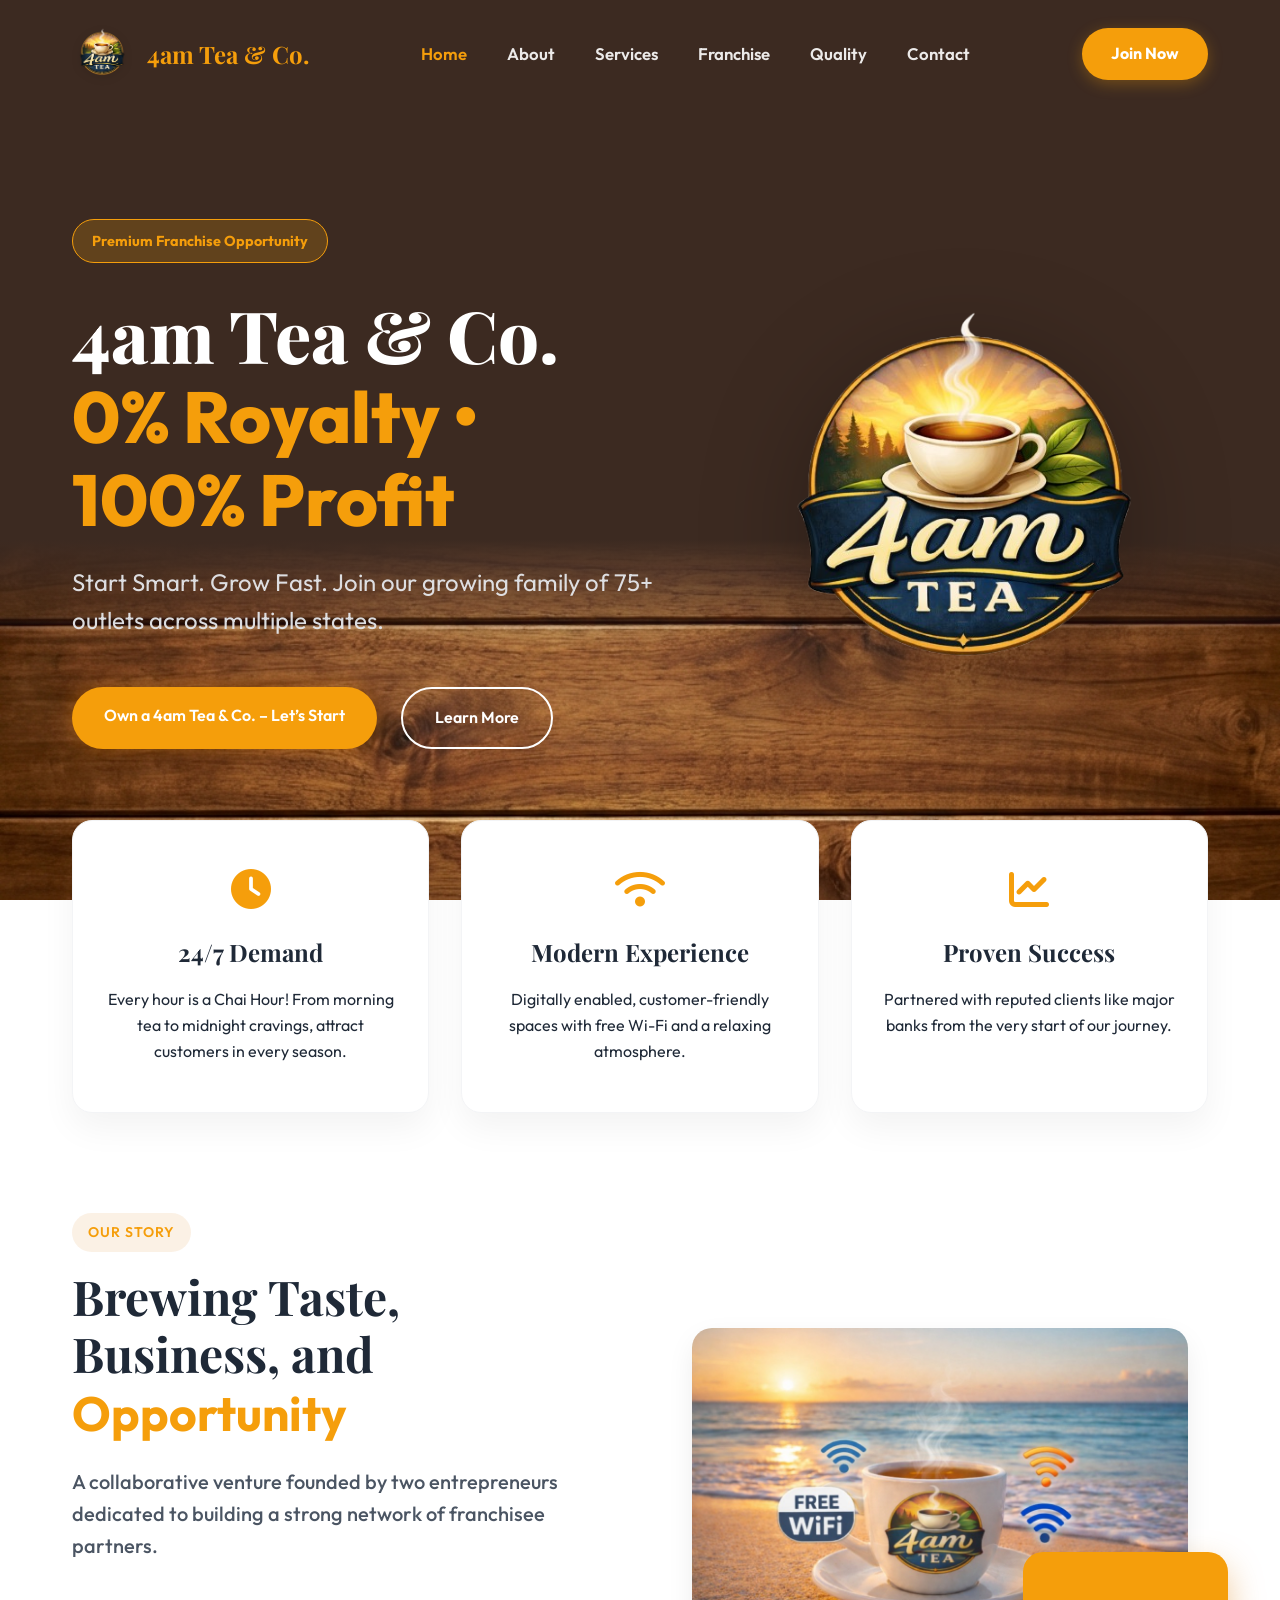
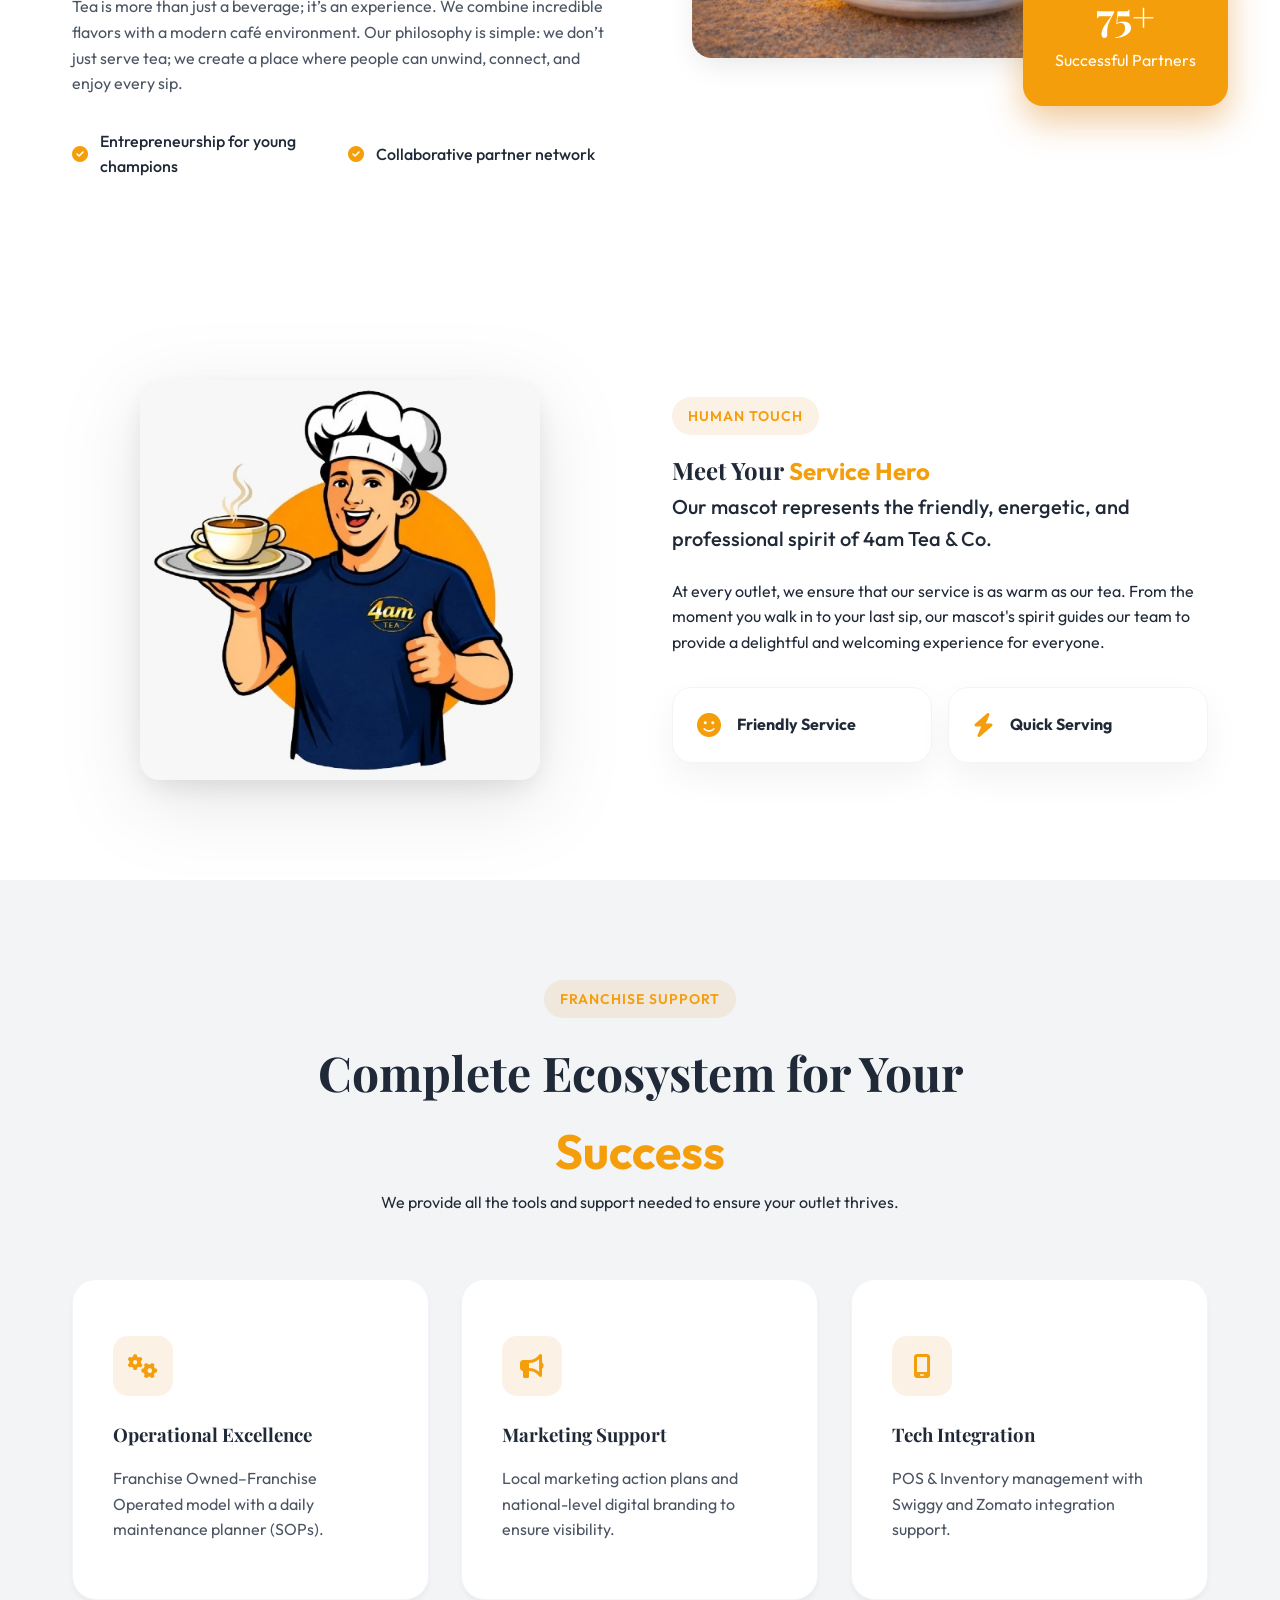
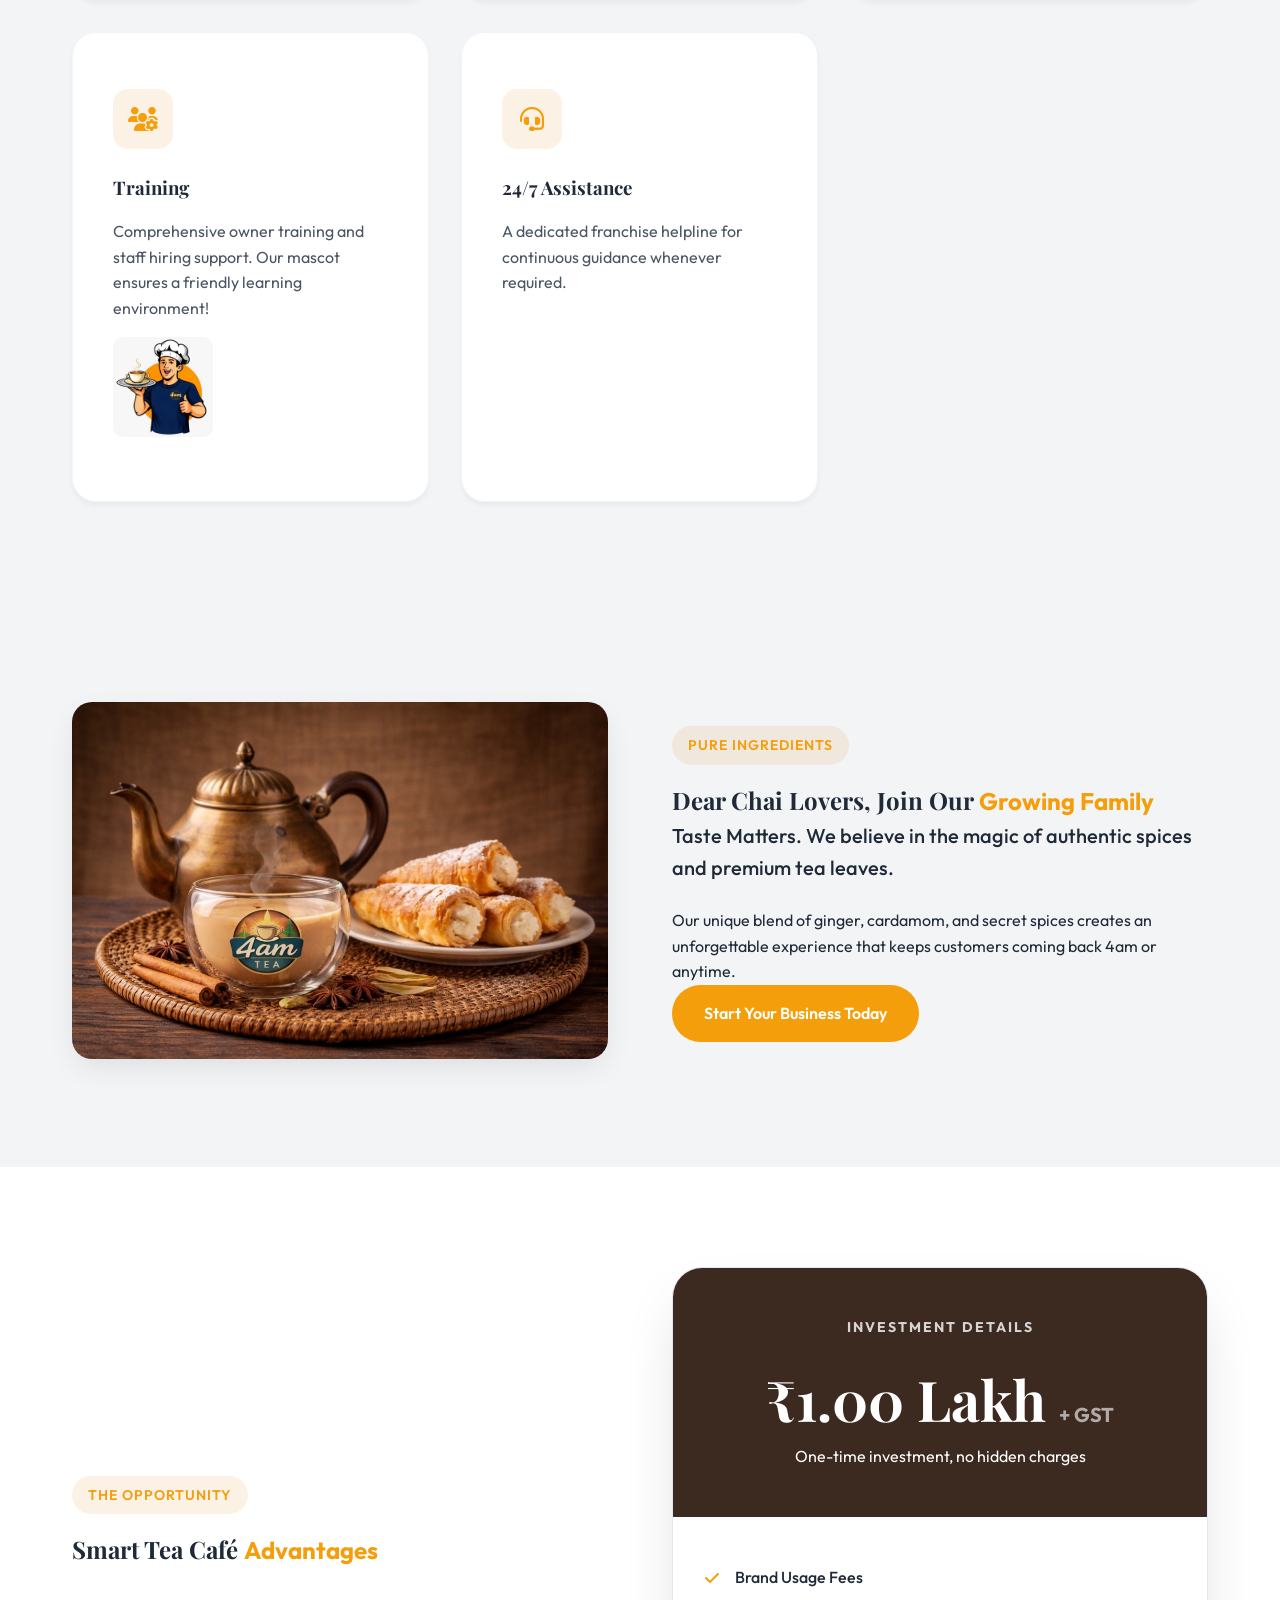
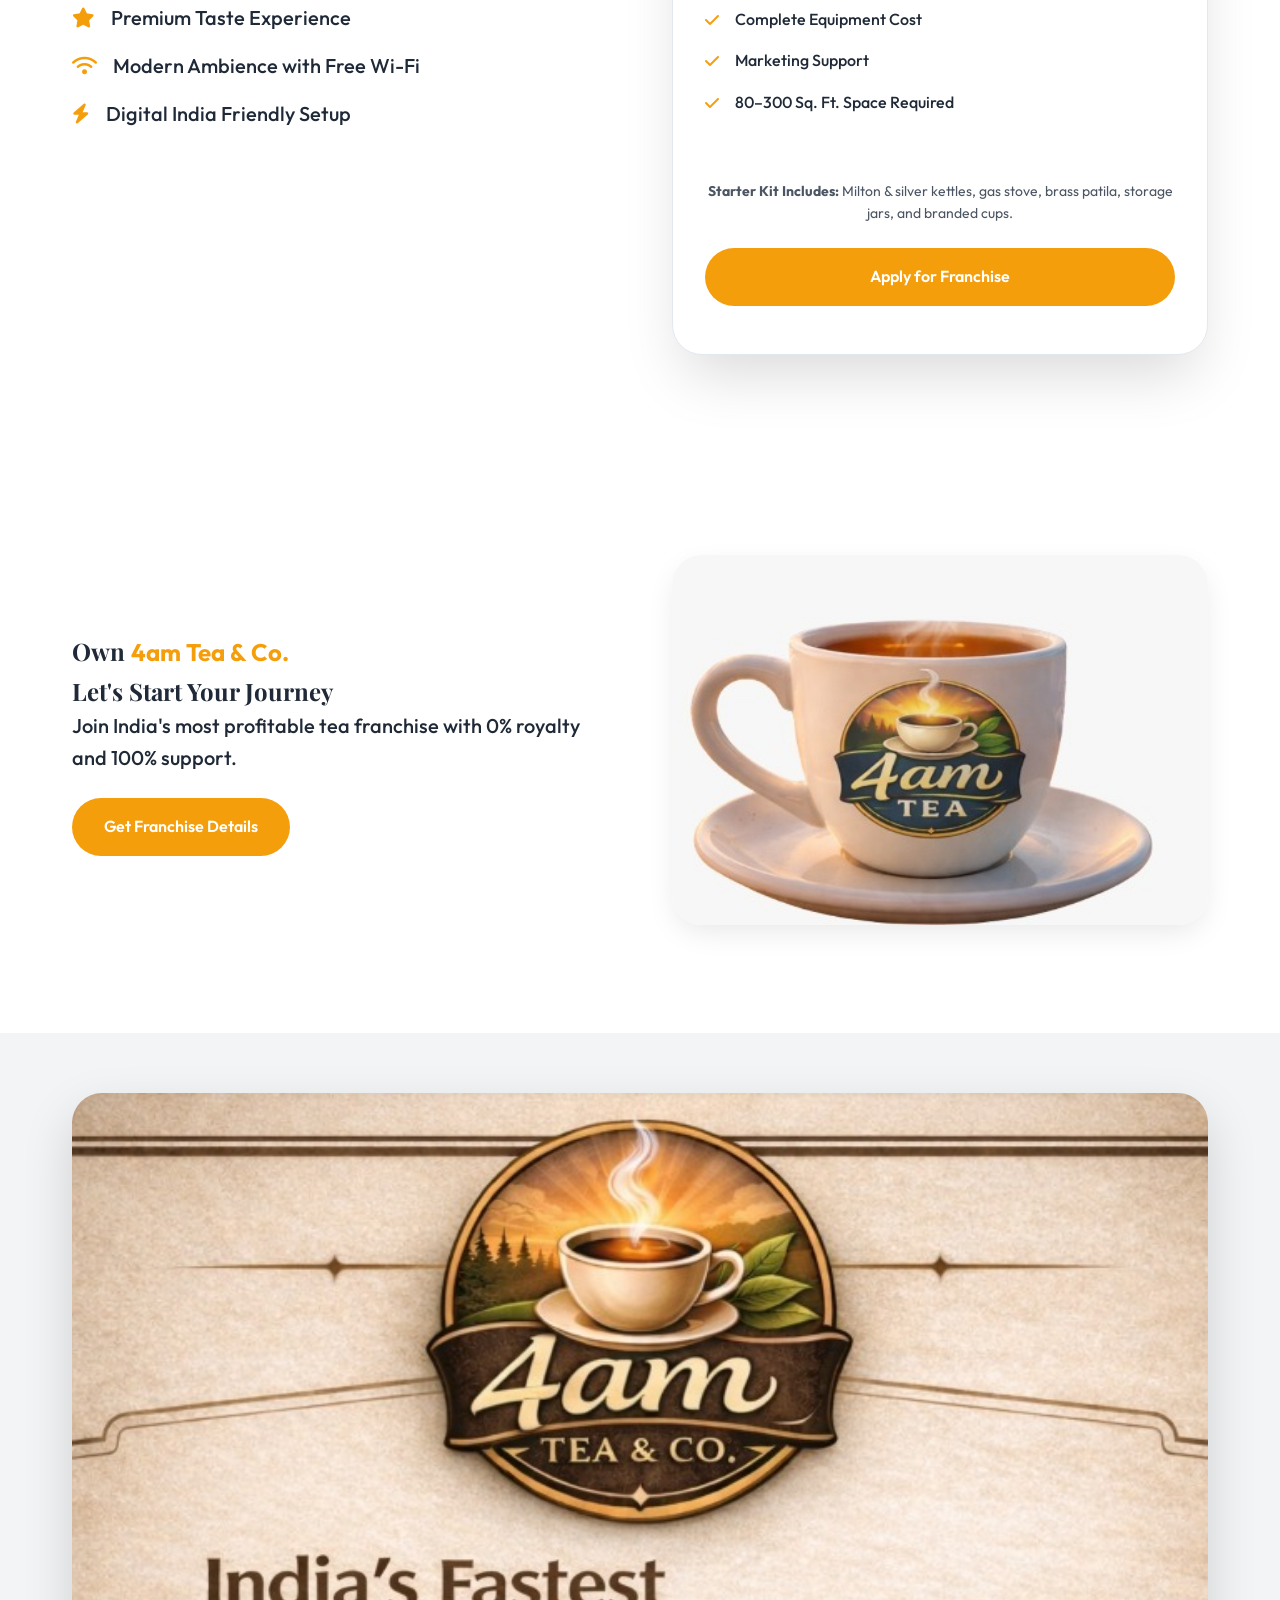
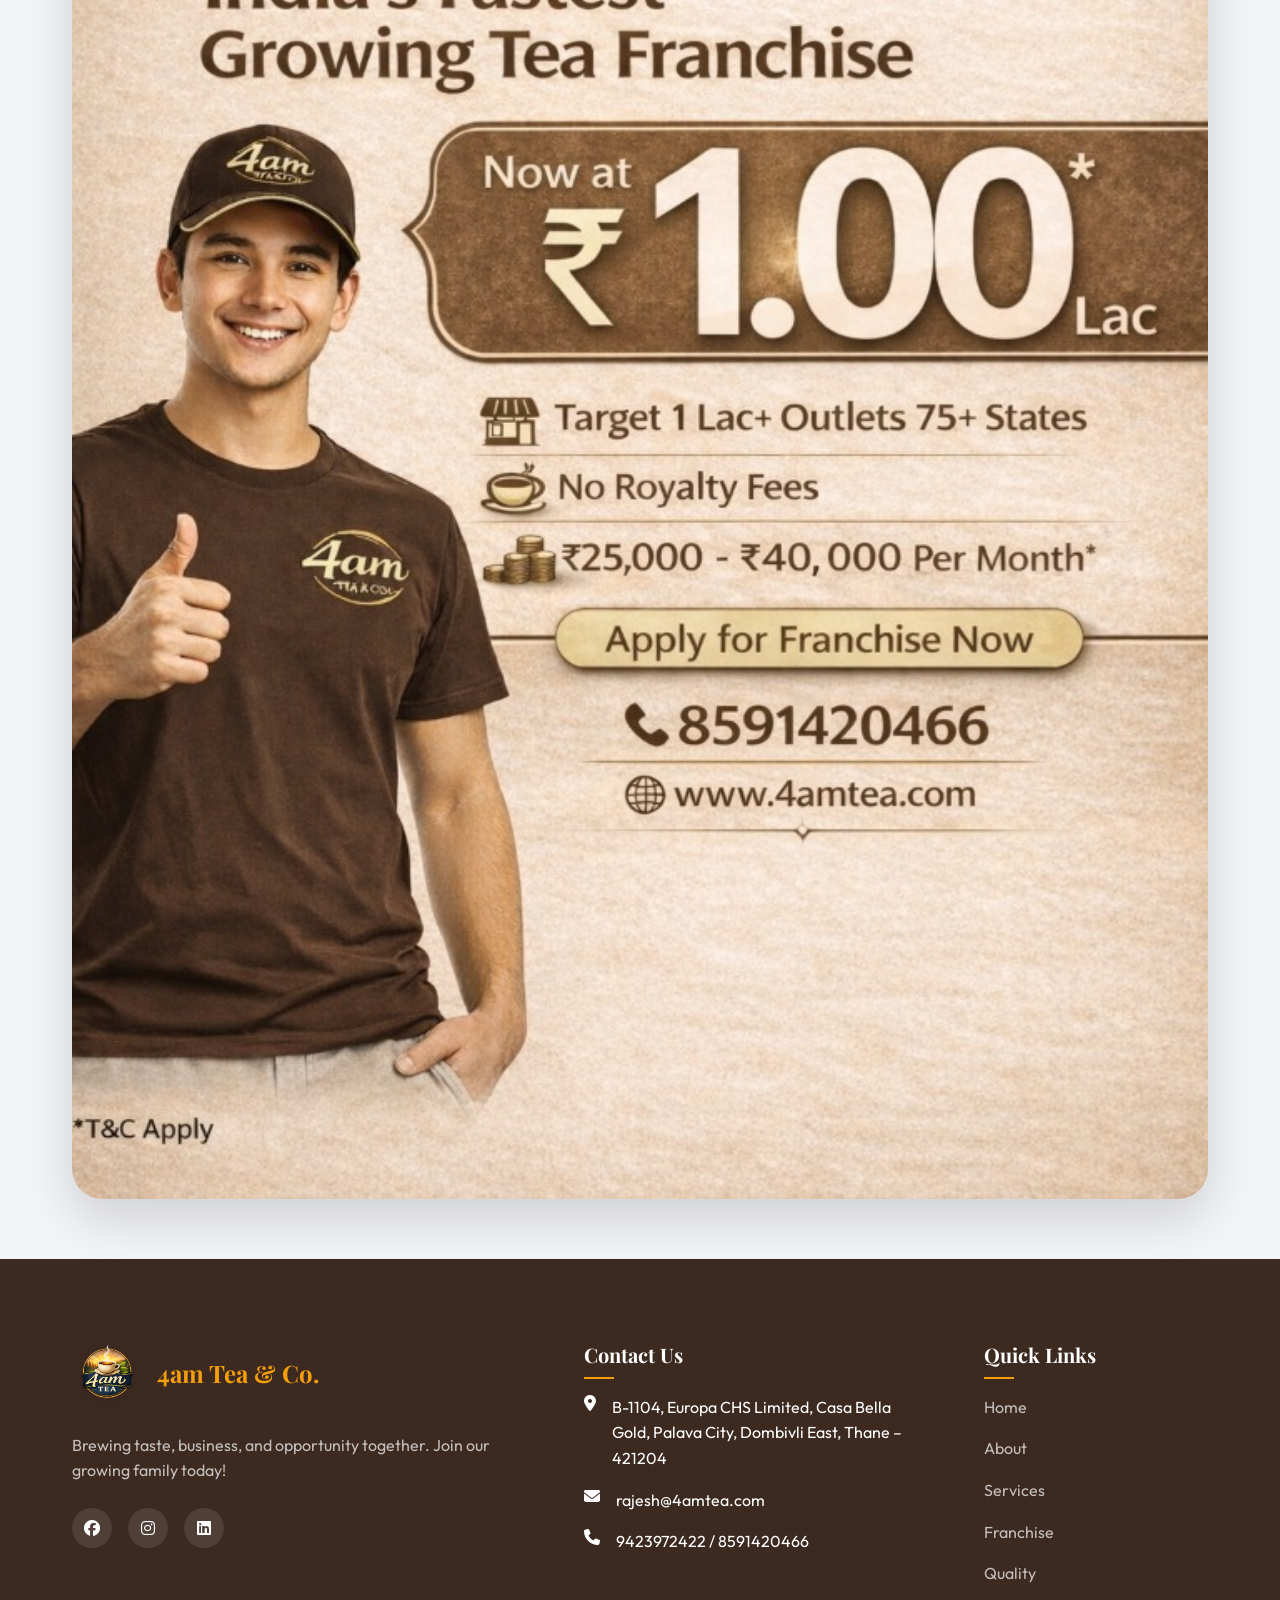
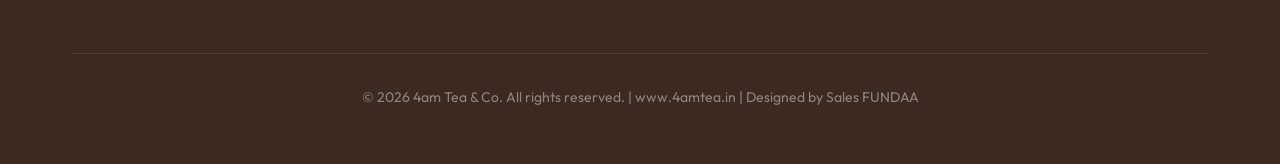
<file: index.html>
<!DOCTYPE html>
<html lang="en">

<head>
    <meta charset="UTF-8">
    <meta name="viewport" content="width=device-width, initial-scale=1.0">
    <meta name="description"
        content="4am Tea & Co. - 0% Royalty, 100% Profit. Join our growing family of 75+ outlets. Premium franchise opportunities in India.">
    <meta name="keywords"
        content="tea franchise, 4am tea, chai franchise India, low investment franchise, tea cafe business">
    <title>4am Tea & Co. | 0% Royalty • 100% Profit</title>
    <link rel="canonical" href="https://www.4amtea.in/">
    <link rel="preconnect" href="https://fonts.googleapis.com">
    <link rel="preconnect" href="https://fonts.gstatic.com" crossorigin>
    <link
        href="https://fonts.googleapis.com/css2?family=Outfit:wght@300;400;600;700&family=Playfair+Display:ital,wght@0,700;1,700&display=swap"
        rel="stylesheet">
    <link href="https://unpkg.com/aos@2.3.1/dist/aos.css" rel="stylesheet">
    <link rel="stylesheet" href="https://cdnjs.cloudflare.com/ajax/libs/font-awesome/6.4.0/css/all.min.css">
    <link rel="stylesheet" href="style.css">
</head>

<body>

    <nav class="navbar">
        <div class="container">
            <a href="#home" class="logo">
                <img src="images/logo.png" alt="4am Tea & Co. Logo">
                <span>4am Tea & Co.</span>
            </a>
            <ul class="nav-links">
                <li><a href="#home">Home</a></li>
                <li><a href="#about">About</a></li>
                <li><a href="#services">Services</a></li>
                <li><a href="#franchise">Franchise</a></li>
                <li><a href="quality.html">Quality</a></li>
                <li><a href="#contact">Contact</a></li>
            </ul>
            <a href="#franchise" class="nav-cta">Join Now</a>
            <div class="hamburger">
                <span></span><span></span><span></span>
            </div>
        </div>
    </nav>

    <header id="home" class="hero">
        <div class="hero-overlay"></div>
        <div class="container hero-container">
            <div class="hero-content" data-aos="fade-right">
                <span class="badge">Premium Franchise Opportunity</span>
                <h1>4am Tea & Co. <br><span class="accent-text">0% Royalty • 100% Profit</span></h1>
                <p>Start Smart. Grow Fast. Join our growing family of 75+ outlets across multiple states.</p>
                <div class="hero-btns">
                    <a href="#franchise" class="btn btn-primary shadow-glow">Own a 4am Tea & Co. – Let’s Start</a>
                    <a href="#about" class="btn btn-secondary">Learn More</a>
                </div>
            </div>
            <div class="hero-visual" data-aos="zoom-in" data-aos-duration="1500">
                <img src="images/logo.png" alt="4am Tea & Co." class="floating-logo">
            </div>
        </div>
    </header>

    <section class="value-props">
        <div class="container">
            <div class="grid">
                <div class="v-card" data-aos="fade-up">
                    <i class="fas fa-clock"></i>
                    <h3>24/7 Demand</h3>
                    <p>Every hour is a Chai Hour! From morning tea to midnight cravings, attract customers in every
                        season.</p>
                </div>
                <div class="v-card" data-aos="fade-up" data-aos-delay="200">
                    <i class="fas fa-wifi"></i>
                    <h3>Modern Experience</h3>
                    <p>Digitally enabled, customer-friendly spaces with free Wi-Fi and a relaxing atmosphere.</p>
                </div>
                <div class="v-card" data-aos="fade-up" data-aos-delay="400">
                    <i class="fas fa-chart-line"></i>
                    <h3>Proven Success</h3>
                    <p>Partnered with reputed clients like major banks from the very start of our journey.</p>
                </div>
            </div>
        </div>
    </section>

    <section id="about" class="about section">
        <div class="container">
            <div class="about-wrapper">
                <div class="about-text" data-aos="fade-right">
                    <span class="section-badge">Our Story</span>
                    <h2>Brewing Taste, Business, and <span class="accent-text">Opportunity</span></h2>
                    <p class="lead">A collaborative venture founded by two entrepreneurs dedicated to building a strong
                        network of franchisee partners.</p>
                    <p>Tea is more than just a beverage; it’s an experience. We combine incredible flavors with a modern
                        café environment. Our philosophy is simple: we don’t just serve tea; we create a place where
                        people can unwind, connect, and enjoy every sip.</p>
                    <div class="about-features">
                        <div class="feat">
                            <i class="fas fa-check-circle"></i>
                            <span>Entrepreneurship for young champions</span>
                        </div>
                        <div class="feat">
                            <i class="fas fa-check-circle"></i>
                            <span>Collaborative partner network</span>
                        </div>
                    </div>
                </div>
                <div class="about-image" data-aos="fade-left">
                    <div class="image-stack">
                        <img src="images/wifi_tea.jpg" alt="4am Tea & Co. with Free WiFi" class="main-img">
                        <div class="floating-card">
                            <span class="number">75+</span>
                            <span class="text">Successful Partners</span>
                        </div>
                    </div>
                </div>
            </div>
        </div>
    </section>

    <section class="mascot-experience section">
        <div class="container">
            <div class="about-wrapper">
                <div class="about-image" data-aos="fade-right">
                    <img src="images/mascot.jpg" alt="4am Tea & Co. Mascot" class="main-img"
                        style="max-width: 400px; display: block; margin: 0 auto; filter: drop-shadow(0 20px 40px rgba(0,0,0,0.1));">
                </div>
                <div class="about-text" data-aos="fade-left">
                    <span class="section-badge">Human Touch</span>
                    <h2>Meet Your <span class="accent-text">Service Hero</span></h2>
                    <p class="lead">Our mascot represents the friendly, energetic, and professional spirit of 4am Tea &
                        Co.
                    </p>
                    <p>At every outlet, we ensure that our service is as warm as our tea. From the moment you walk in to
                        your last sip, our mascot's spirit guides our team to provide a delightful and welcoming
                        experience for everyone.</p>
                    <div class="grid-2" style="text-align: left; gap: 1rem; margin-top: 2rem;">
                        <div class="v-card"
                            style="padding: 1.5rem; text-align: left; display: flex; align-items: center; gap: 1rem;">
                            <i class="fas fa-smile" style="font-size: 1.5rem; color: var(--primary); margin: 0;"></i>
                            <h4 style="font-family: 'Outfit', sans-serif; margin: 0;">Friendly Service</h4>
                        </div>
                        <div class="v-card"
                            style="padding: 1.5rem; text-align: left; display: flex; align-items: center; gap: 1rem;">
                            <i class="fas fa-bolt" style="font-size: 1.5rem; color: var(--primary); margin: 0;"></i>
                            <h4 style="font-family: 'Outfit', sans-serif; margin: 0;">Quick Serving</h4>
                        </div>
                    </div>
                </div>
            </div>
        </div>
    </section>

    <section id="services" class="services section gray-bg">
        <div class="container">
            <div class="section-header" data-aos="fade-up">
                <span class="section-badge">Franchise Support</span>
                <h2>Complete Ecosystem for Your <span class="accent-text">Success</span></h2>
                <p>We provide all the tools and support needed to ensure your outlet thrives.</p>
            </div>
            <div class="services-grid">
                <div class="service-card" data-aos="flip-left">
                    <div class="icon-box"><i class="fas fa-cogs"></i></div>
                    <h3>Operational Excellence</h3>
                    <p>Franchise Owned–Franchise Operated model with a daily maintenance planner (SOPs).</p>
                </div>
                <div class="service-card" data-aos="flip-left" data-aos-delay="100">
                    <div class="icon-box"><i class="fas fa-bullhorn"></i></div>
                    <h3>Marketing Support</h3>
                    <p>Local marketing action plans and national-level digital branding to ensure visibility.</p>
                </div>
                <div class="service-card" data-aos="flip-left" data-aos-delay="200">
                    <div class="icon-box"><i class="fas fa-mobile-screen"></i></div>
                    <h3>Tech Integration</h3>
                    <p>POS & Inventory management with Swiggy and Zomato integration support.</p>
                </div>
                <div class="service-card" data-aos="flip-left" data-aos-delay="300">
                    <div class="icon-box"><i class="fas fa-users-gear"></i></div>
                    <h3>Training</h3>
                    <p>Comprehensive owner training and staff hiring support. Our mascot ensures a friendly learning
                        environment!</p>
                    <img src="images/mascot.jpg" alt="4am Tea & Co. Mascot"
                        style="width: 100px; margin-top: 1rem; border-radius: 10px;">
                </div>
                <div class="service-card" data-aos="flip-left" data-aos-delay="400">
                    <div class="icon-box"><i class="fas fa-headset"></i></div>
                    <h3>24/7 Assistance</h3>
                    <p>A dedicated franchise helpline for continuous guidance whenever required.</p>
                </div>
            </div>
        </div>
    </section>

    <section class="taste-matters section gray-bg">
        <div class="container">
            <div class="about-wrapper">
                <div class="about-image" data-aos="fade-right">
                    <img src="images/premium_tea.jpg" alt="Premium 4am Tea & Co. Experience" class="main-img">
                </div>
                <div class="about-text" data-aos="fade-left">
                    <span class="section-badge">Pure ingredients</span>
                    <h2>Dear Chai Lovers, Join Our <span class="accent-text">Growing Family</span></h2>
                    <p class="lead">Taste Matters. We believe in the magic of authentic spices and premium tea leaves.
                    </p>
                    <p>Our unique blend of ginger, cardamom, and secret spices creates an unforgettable experience that
                        keeps customers coming back 4am or anytime. </p>
                    <a href="#franchise" class="btn btn-primary">Start Your Business Today</a>
                </div>
            </div>
        </div>
    </section>

    <section id="franchise" class="franchise section">
        <div class="container">
            <div class="franchise-content">
                <div class="franchise-info" data-aos="fade-up">
                    <span class="section-badge">The Opportunity</span>
                    <h2>Smart Tea Café <span class="accent-text">Advantages</span></h2>
                    <ul class="advantage-list">
                        <li><i class="fas fa-star"></i> Premium Taste Experience</li>
                        <li><i class="fas fa-wifi"></i> Modern Ambience with Free Wi-Fi</li>
                        <li><i class="fas fa-bolt"></i> Digital India Friendly Setup</li>
                    </ul>
                </div>

                <div class="investment-box" data-aos="zoom-in">
                    <div class="inv-header">
                        <h3>Investment Details</h3>
                        <div class="price">₹1.00 Lakh <span>+ GST</span></div>
                        <p>One-time investment, no hidden charges</p>
                    </div>
                    <div class="inv-body">
                        <ul>
                            <li><i class="fas fa-check"></i> Brand Usage Fees</li>
                            <li><i class="fas fa-check"></i> Complete Equipment Cost</li>
                            <li><i class="fas fa-check"></i> Marketing Support</li>
                            <li><i class="fas fa-check"></i> 80–300 Sq. Ft. Space Required</li>
                        </ul>
                    </div>
                    <div class="inv-footer">
                        <p><strong>Starter Kit Includes:</strong> Milton & silver kettles, gas stove, brass patila,
                            storage jars, and branded cups.</p>
                        <a href="#contact" class="btn btn-primary full-width">Apply for Franchise</a>
                    </div>
                </div>
            </div>
        </div>
    </section>

    <section class="cta-section section">
        <div class="container">
            <div class="about-wrapper">
                <div class="about-text" data-aos="fade-right">
                    <h2>Own <span class="accent-text">4am Tea & Co.</span> <br>Let's Start Your Journey</h2>
                    <p class="lead">Join India's most profitable tea franchise with 0% royalty and 100% support.</p>
                    <a href="#contact" class="btn btn-primary">Get Franchise Details</a>
                </div>
                <div class="about-image" data-aos="fade-left">
                    <img src="images/teapot.png" alt="Tea Service" class="main-img" style="border-radius: 30px;">
                </div>
            </div>
        </div>
    </section>

    <section class="franchise-banner-section">
        <div class="container" data-aos="zoom-in">
            <a href="#franchise" class="banner-link">
                <img src="images/banner_franchise.jpg" alt="4am Tea & Co. Franchise Opportunity" class="banner-img">
            </a>
        </div>
    </section>

    <footer id="contact" class="footer">
        <div class="container">
            <div class="footer-grid">
                <div class="footer-brand" data-aos="fade-up">
                    <a href="#home" class="logo" style="color: white; margin-bottom: 1.5rem;">
                        <img src="images/logo.png" alt="4am Tea & Co. Logo">
                        <span>4am Tea & Co.</span>
                    </a>
                    <p>Brewing taste, business, and opportunity together. Join our growing family today!</p>
                    <div class="social-links">
                        <a href="#"><i class="fab fa-facebook"></i></a>
                        <a href="#"><i class="fab fa-instagram"></i></a>
                        <a href="#"><i class="fab fa-linkedin"></i></a>
                    </div>
                </div>
                <div class="footer-contact" data-aos="fade-up" data-aos-delay="100">
                    <h3>Contact Us</h3>
                    <ul>
                        <li><i class="fas fa-location-dot"></i> B-1104, Europa CHS Limited, Casa Bella Gold, Palava
                            City, Dombivli East, Thane – 421204</li>
                        <li><i class="fas fa-envelope"></i> rajesh@4amtea.com</li>
                        <li><i class="fas fa-phone"></i> 9423972422 / 8591420466</li>
                    </ul>
                </div>
                <div class="footer-links" data-aos="fade-up" data-aos-delay="200">
                    <h3>Quick Links</h3>
                    <ul>
                        <li><a href="#home">Home</a></li>
                        <li><a href="#about">About</a></li>
                        <li><a href="#services">Services</a></li>
                        <li><a href="#franchise">Franchise</a></li>
                        <li><a href="quality.html">Quality</a></li>
                    </ul>
                </div>
            </div>
            <div class="footer-bottom">
                <p>&copy; 2026 4am Tea & Co. All rights reserved. | <a href="https://www.4amtea.in">www.4amtea.in</a> |
                    Designed by <a href="https://www.salesfundaa.com/" target="_blank">Sales FUNDAA</a></p>
            </div>
        </div>
    </footer>

    <script src="https://unpkg.com/aos@2.3.1/dist/aos.js"></script>
    <script src="script.js"></script>
</body>

</html>
</file>
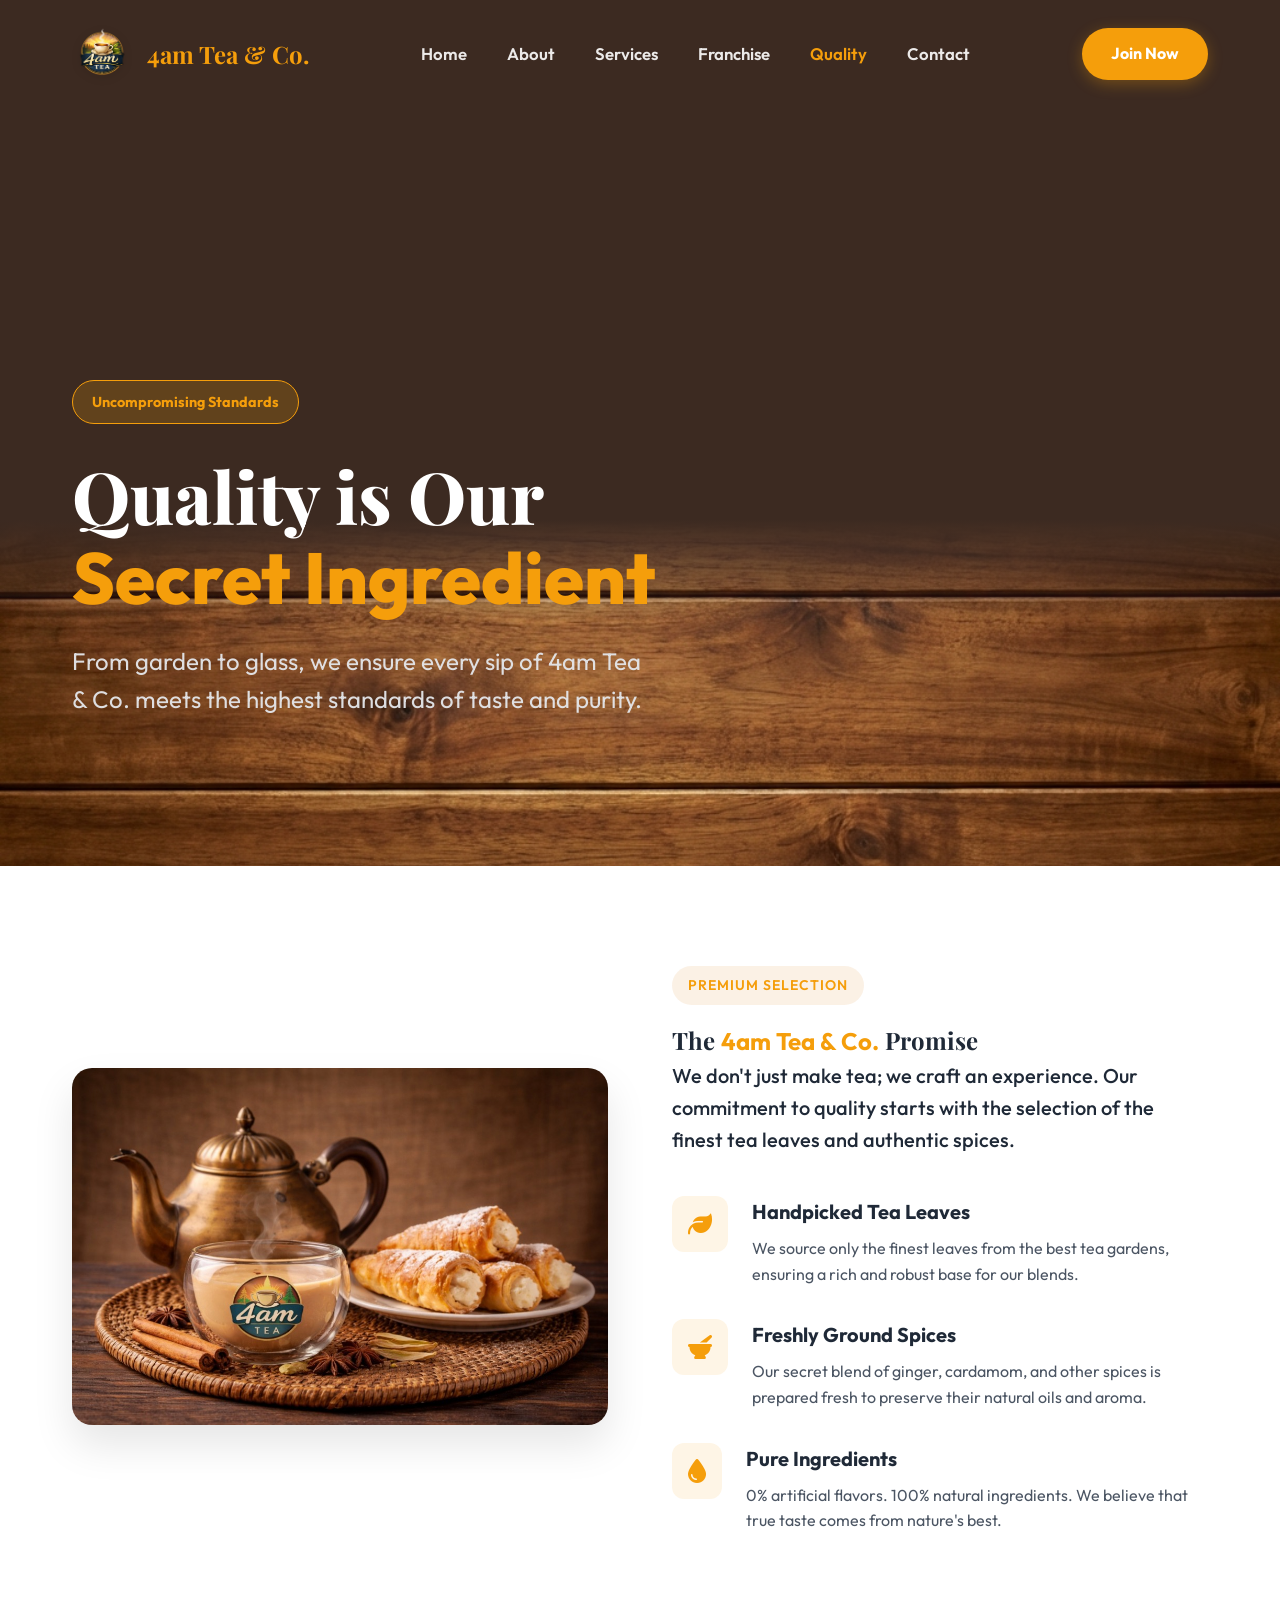
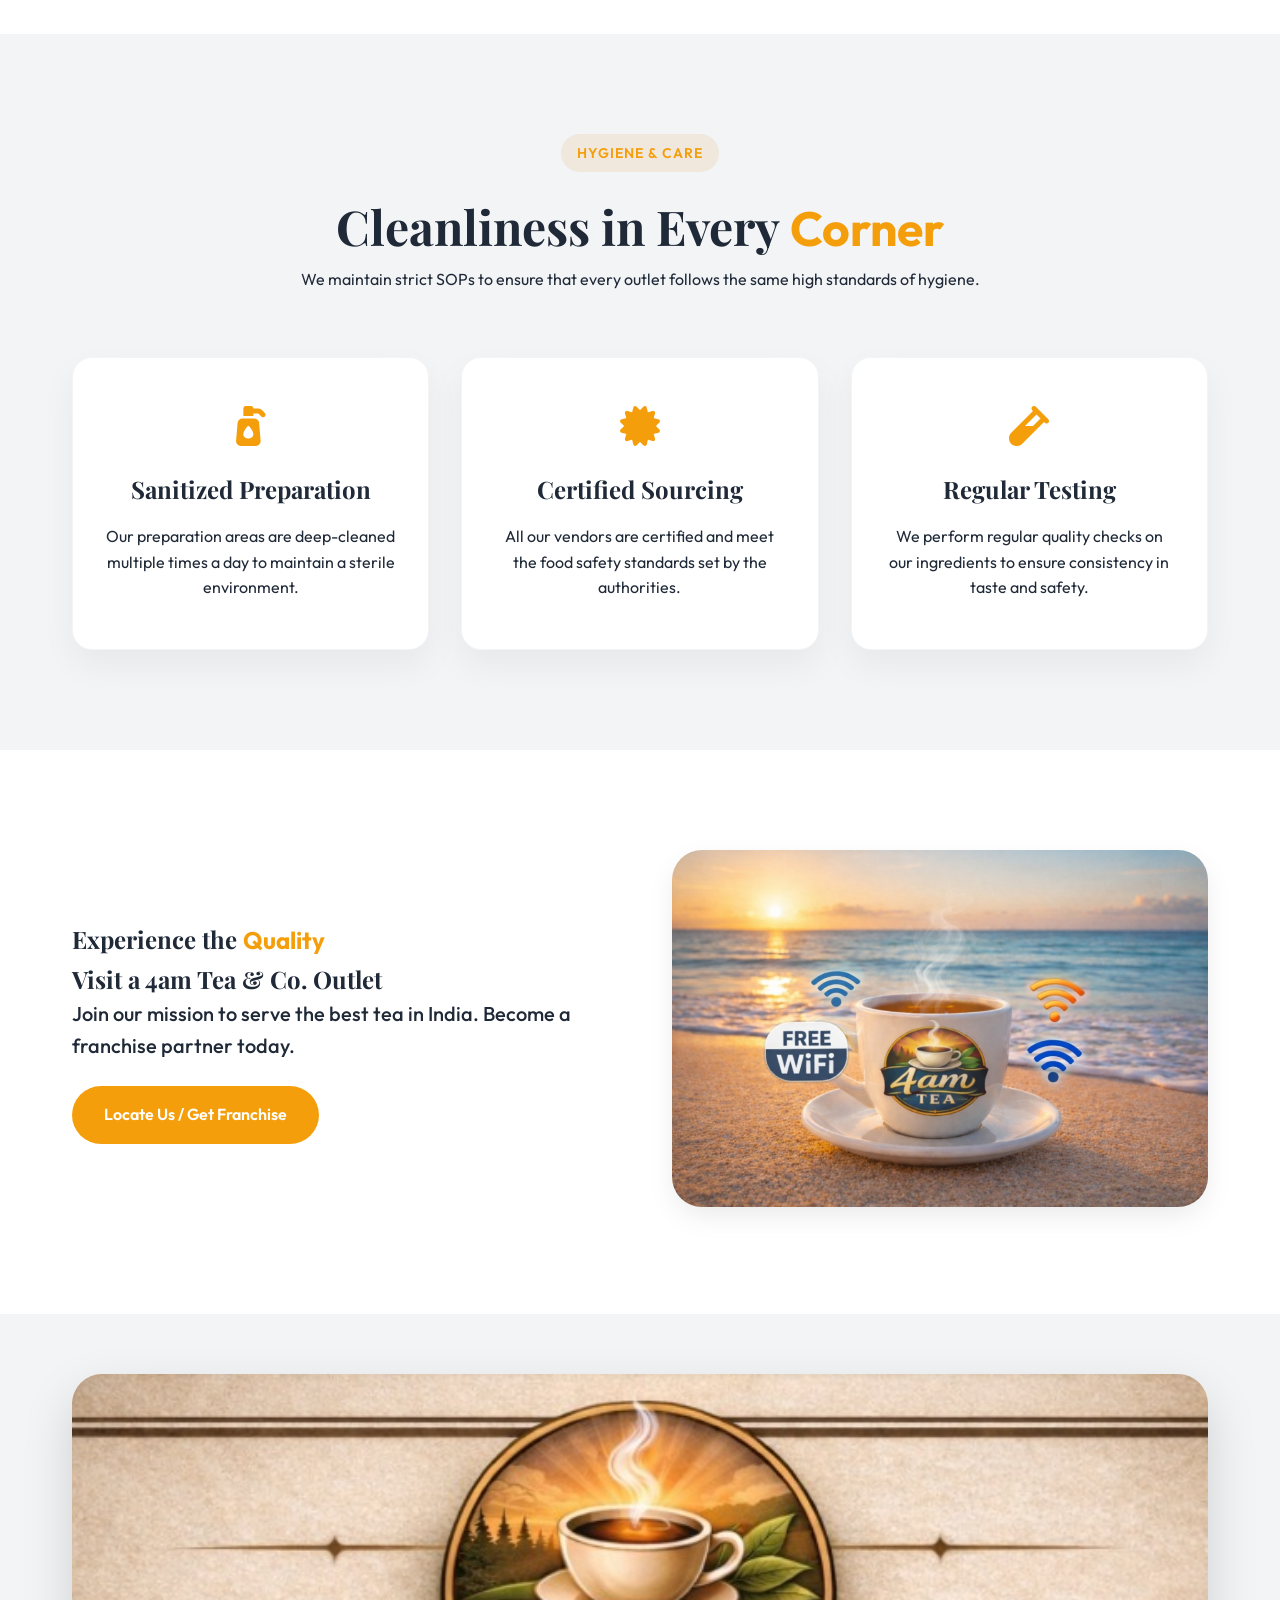
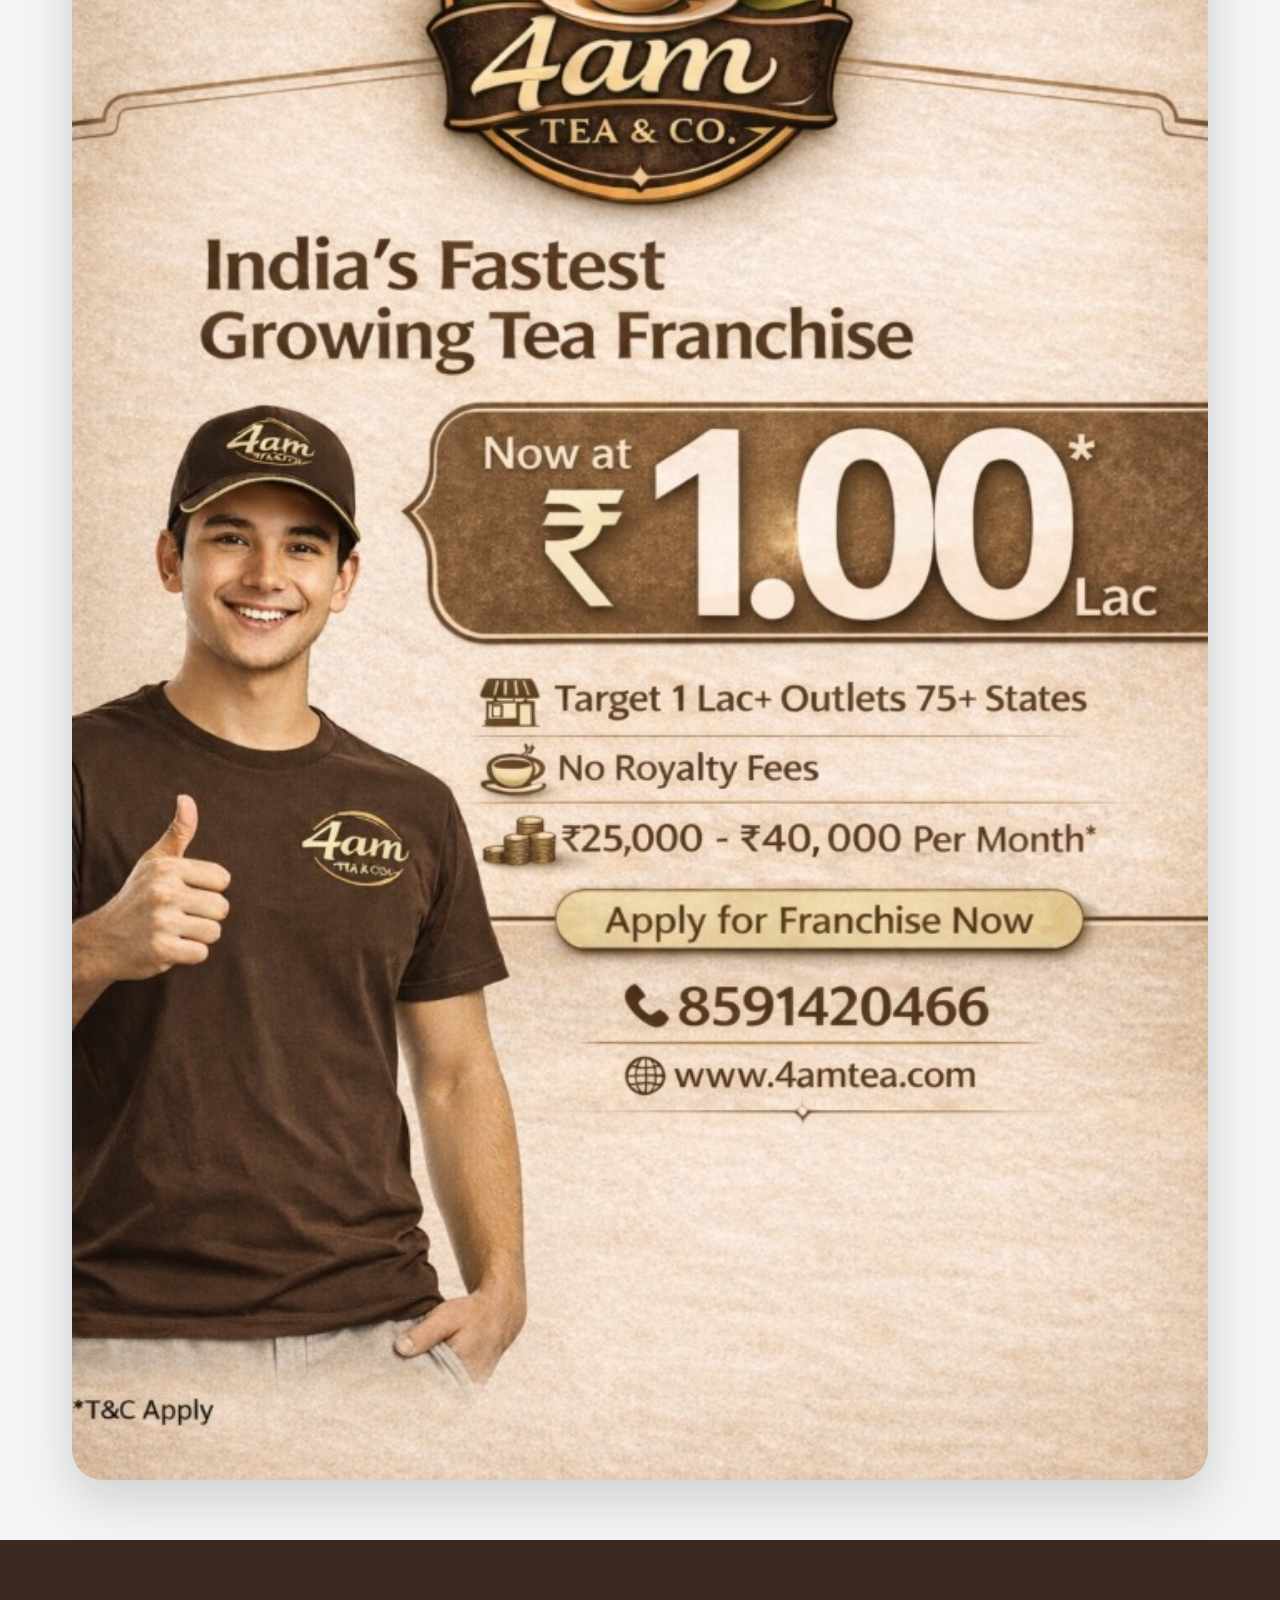
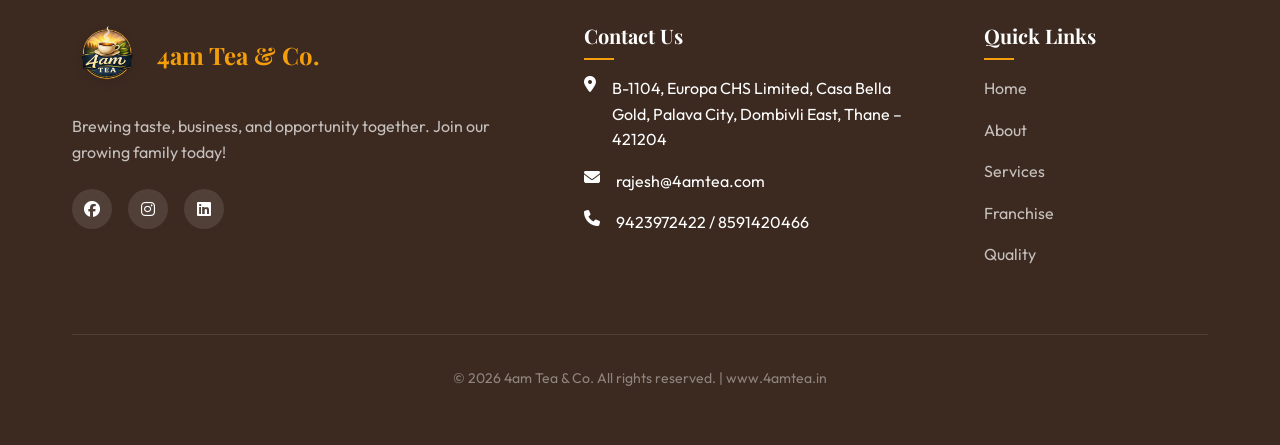
<file: quality.html>
<!DOCTYPE html>
<html lang="en">

<head>
    <meta charset="UTF-8">
    <meta name="viewport" content="width=device-width, initial-scale=1.0">
    <meta name="description"
        content="4am Tea & Co. - Quality is our priority. Discover the secret behind our authentic taste and premium ingredients.">
    <meta name="keywords" content="tea quality, 4am tea ingredients, premium chai, authentic indian tea">
    <title>Quality & Standards | 4am Tea & Co.</title>
    <link rel="canonical" href="https://www.4amtea.in/quality.html">
    <link rel="preconnect" href="https://fonts.googleapis.com">
    <link rel="preconnect" href="https://fonts.gstatic.com" crossorigin>
    <link
        href="https://fonts.googleapis.com/css2?family=Outfit:wght@300;400;600;700&family=Playfair+Display:ital,wght@0,700;1,700&display=swap"
        rel="stylesheet">
    <link href="https://unpkg.com/aos@2.3.1/dist/aos.css" rel="stylesheet">
    <link rel="stylesheet" href="https://cdnjs.cloudflare.com/ajax/libs/font-awesome/6.4.0/css/all.min.css">
    <link rel="stylesheet" href="style.css">
</head>

<body>

    <nav class="navbar">
        <div class="container">
            <a href="index.html#home" class="logo">
                <img src="images/logo.png" alt="4am Tea & Co. Logo">
                <span>4am Tea & Co.</span>
            </a>
            <ul class="nav-links">
                <li><a href="index.html#home">Home</a></li>
                <li><a href="index.html#about">About</a></li>
                <li><a href="index.html#services">Services</a></li>
                <li><a href="index.html#franchise">Franchise</a></li>
                <li><a href="quality.html" class="active">Quality</a></li>
                <li><a href="index.html#contact">Contact</a></li>
            </ul>
            <a href="index.html#franchise" class="nav-cta">Join Now</a>
            <div class="hamburger">
                <span></span><span></span><span></span>
            </div>
        </div>
    </nav>

    <header class="hero small-hero">
        <div class="hero-overlay"></div>
        <div class="container hero-container">
            <div class="hero-content" data-aos="fade-up">
                <span class="badge">Uncompromising Standards</span>
                <h1>Quality is Our <span class="accent-text">Secret Ingredient</span></h1>
                <p>From garden to glass, we ensure every sip of 4am Tea & Co. meets the highest standards of taste and
                    purity.
                </p>
            </div>
        </div>
    </header>

    <section class="quality-details section">
        <div class="container">
            <div class="about-wrapper">
                <div class="about-image" data-aos="fade-right">
                    <img src="images/premium_tea.jpg" alt="Quality Standards" class="main-img"
                        style="border-radius: 20px; box-shadow: 0 20px 40px rgba(0,0,0,0.1);">
                </div>
                <div class="about-text" data-aos="fade-left">
                    <span class="section-badge">Premium Selection</span>
                    <h2>The <span class="accent-text">4am Tea & Co.</span> Promise</h2>
                    <p class="lead">We don't just make tea; we craft an experience. Our commitment to quality starts
                        with the selection of the finest tea leaves and authentic spices.</p>

                    <div class="quality-list">
                        <div class="quality-item">
                            <i class="fas fa-leaf"></i>
                            <div>
                                <h3>Handpicked Tea Leaves</h3>
                                <p>We source only the finest leaves from the best tea gardens, ensuring a rich and
                                    robust base for our blends.</p>
                            </div>
                        </div>
                        <div class="quality-item">
                            <i class="fas fa-mortar-pestle"></i>
                            <div>
                                <h3>Freshly Ground Spices</h3>
                                <p>Our secret blend of ginger, cardamom, and other spices is prepared fresh to preserve
                                    their natural oils and aroma.</p>
                            </div>
                        </div>
                        <div class="quality-item">
                            <i class="fas fa-tint"></i>
                            <div>
                                <h3>Pure Ingredients</h3>
                                <p>0% artificial flavors. 100% natural ingredients. We believe that true taste comes
                                    from nature's best.</p>
                            </div>
                        </div>
                    </div>
                </div>
            </div>
        </div>
    </section>

    <section class="standards section gray-bg">
        <div class="container">
            <div class="section-header" data-aos="fade-up">
                <span class="section-badge">Hygiene & Care</span>
                <h2>Cleanliness in Every <span class="accent-text">Corner</span></h2>
                <p>We maintain strict SOPs to ensure that every outlet follows the same high standards of hygiene.</p>
            </div>
            <div class="grid">
                <div class="v-card" data-aos="fade-up">
                    <i class="fas fa-pump-soap"></i>
                    <h3>Sanitized Preparation</h3>
                    <p>Our preparation areas are deep-cleaned multiple times a day to maintain a sterile environment.
                    </p>
                </div>
                <div class="v-card" data-aos="fade-up" data-aos-delay="200">
                    <i class="fas fa-certificate"></i>
                    <h3>Certified Sourcing</h3>
                    <p>All our vendors are certified and meet the food safety standards set by the authorities.</p>
                </div>
                <div class="v-card" data-aos="fade-up" data-aos-delay="400">
                    <i class="fas fa-vial"></i>
                    <h3>Regular Testing</h3>
                    <p>We perform regular quality checks on our ingredients to ensure consistency in taste and safety.
                    </p>
                </div>
            </div>
        </div>
    </section>

    <section class="cta-section section">
        <div class="container">
            <div class="about-wrapper">
                <div class="about-text" data-aos="fade-right">
                    <h2>Experience the <span class="accent-text">Quality</span> <br>Visit a 4am Tea & Co. Outlet</h2>
                    <p class="lead">Join our mission to serve the best tea in India. Become a franchise partner today.
                    </p>
                    <a href="index.html#contact" class="btn btn-primary">Locate Us / Get Franchise</a>
                </div>
                <div class="about-image" data-aos="fade-left">
                    <img src="images/wifi_tea.jpg" alt="Pure Tea" class="main-img" style="border-radius: 30px;">
                </div>
            </div>
        </div>
    </section>

    <section class="franchise-banner-section">
        <div class="container" data-aos="zoom-in">
            <a href="index.html#franchise" class="banner-link">
                <img src="images/banner_franchise.jpg" alt="4am Tea & Co. Franchise Opportunity" class="banner-img">
            </a>
        </div>
    </section>

    <footer class="footer">
        <div class="container">
            <div class="footer-grid">
                <div class="footer-brand">
                    <a href="index.html#home" class="logo" style="color: white; margin-bottom: 1.5rem;">
                        <img src="images/logo.png" alt="4am Tea & Co. Logo">
                        <span>4am Tea & Co.</span>
                    </a>
                    <p>Brewing taste, business, and opportunity together. Join our growing family today!</p>
                    <div class="social-links">
                        <a href="#"><i class="fab fa-facebook"></i></a>
                        <a href="#"><i class="fab fa-instagram"></i></a>
                        <a href="#"><i class="fab fa-linkedin"></i></a>
                    </div>
                </div>
                <div class="footer-contact">
                    <h3>Contact Us</h3>
                    <ul>
                        <li><i class="fas fa-location-dot"></i> B-1104, Europa CHS Limited, Casa Bella Gold, Palava
                            City, Dombivli East, Thane – 421204</li>
                        <li><i class="fas fa-envelope"></i> rajesh@4amtea.com</li>
                        <li><i class="fas fa-phone"></i> 9423972422 / 8591420466</li>
                    </ul>
                </div>
                <div class="footer-links">
                    <h3>Quick Links</h3>
                    <ul>
                        <li><a href="index.html#home">Home</a></li>
                        <li><a href="index.html#about">About</a></li>
                        <li><a href="index.html#services">Services</a></li>
                        <li><a href="index.html#franchise">Franchise</a></li>
                        <li><a href="quality.html">Quality</a></li>
                    </ul>
                </div>
            </div>
            <div class="footer-bottom">
                <p>&copy; 2026 4am Tea & Co. All rights reserved. | <a href="https://www.4amtea.in">www.4amtea.in</a>
                </p>
            </div>
        </div>
    </footer>

    <script src="https://unpkg.com/aos@2.3.1/dist/aos.js"></script>
    <script src="script.js"></script>
</body>

</html>
</file>
<file: style.css>
:root {
    --primary: #f59e0b;
    /* Vibrant Amber */
    --primary-light: #fbbf24;
    --secondary: #3C2A21;
    /* Rich Coffee Brown */
    --accent: #d97706;
    --background: #ffffff;
    --gray-bg: #f3f4f6;
    --text: #1f2937;
    --text-muted: #4b5563;
    --glass: rgba(255, 255, 255, 0.1);
    --glass-border: rgba(255, 255, 255, 0.2);
    --shadow: 0 10px 30px -5px rgba(0, 0, 0, 0.1);
    --transition: all 0.4s cubic-bezier(0.4, 0, 0.2, 1);
}

* {
    margin: 0;
    padding: 0;
    box-sizing: border-box;
    font-family: 'Outfit', sans-serif;
}

html {
    scroll-behavior: smooth;
}

body {
    background-color: var(--background);
    color: var(--text);
    line-height: 1.6;
    overflow-x: hidden;
}

h1,
h2,
h3 {
    font-family: 'Playfair Display', serif;
    font-weight: 700;
}

.container {
    max-width: 1200px;
    margin: 0 auto;
    padding: 0 2rem;
}

section {
    padding: 100px 0;
}

.section-badge {
    display: inline-block;
    background: rgba(217, 119, 6, 0.1);
    color: var(--primary);
    padding: 0.5rem 1rem;
    border-radius: 50px;
    font-weight: 600;
    font-size: 0.875rem;
    margin-bottom: 1rem;
    text-transform: uppercase;
    letter-spacing: 1px;
}

.accent-text {
    color: var(--primary);
}

/* Navbar */
.navbar {
    position: fixed;
    top: 0;
    width: 100%;
    z-index: 1000;
    padding: 1.5rem 0;
    transition: var(--transition);
}

.navbar.scrolled {
    background: rgba(60, 42, 33, 0.98);
    /* Translucent Coffee */
    backdrop-filter: blur(15px);
    padding: 0.8rem 0;
    box-shadow: 0 10px 30px rgba(0, 0, 0, 0.3);
}

.navbar .container {
    display: flex;
    justify-content: space-between;
    align-items: center;
    width: 100%;
}

.logo {
    display: flex;
    align-items: center;
    gap: 15px;
    font-size: 1.5rem;
    font-weight: 700;
    color: #ffffff;
    text-decoration: none;
}

.logo img {
    height: 60px;
    width: auto;
    filter: drop-shadow(0 2px 5px rgba(0, 0, 0, 0.1));
}

.logo span {
    color: var(--primary);
    font-family: 'Playfair Display', serif;
    white-space: nowrap;
}

.nav-links {
    display: flex;
    list-style: none;
    gap: 2.5rem;
}

.nav-links a {
    text-decoration: none;
    color: #ffffff;
    font-weight: 600;
    transition: var(--transition);
    position: relative;
    font-size: 1.05rem;
    opacity: 0.9;
}

.nav-links a::after {
    content: '';
    position: absolute;
    bottom: -5px;
    left: 0;
    width: 0;
    height: 3px;
    background: var(--primary);
    transition: var(--transition);
}

.nav-links a:hover,
.nav-links a.active {
    color: var(--primary);
    opacity: 1;
}

.nav-links a:hover::after {
    width: 100%;
}

.nav-cta {
    background: var(--primary);
    color: white;
    padding: 0.8rem 1.8rem;
    border-radius: 50px;
    text-decoration: none;
    font-weight: 700;
    transition: var(--transition);
    box-shadow: 0 4px 15px rgba(245, 158, 11, 0.3);
}

.nav-cta:hover {
    background: var(--accent);
    transform: translateY(-2px);
    box-shadow: 0 8px 25px rgba(245, 158, 11, 0.4);
}

.hamburger {
    display: none;
    flex-direction: column;
    gap: 5px;
    cursor: pointer;
}

.hamburger span {
    width: 30px;
    height: 3px;
    background: var(--primary);
    transition: var(--transition);
    border-radius: 4px;
}

/* Hero */
.hero {
    height: 100vh;
    background: var(--secondary);
    display: flex;
    align-items: center;
    position: relative;
    color: white;
    overflow: hidden;
}

.hero-overlay {
    position: absolute;
    bottom: 0;
    left: 0;
    width: 100%;
    height: 40%;
    background: url('images/wood.png') center/cover no-repeat;
    z-index: 1;
}

.hero-overlay::before {
    content: '';
    position: absolute;
    top: 0;
    left: 0;
    width: 100%;
    height: 100px;
    background: linear-gradient(to bottom, var(--secondary), transparent);
}

.hero-container {
    position: relative;
    z-index: 10;
    display: grid;
    grid-template-columns: 1.2fr 1fr;
    gap: 4rem;
    align-items: center;
    padding-top: 200px;
    padding-bottom: 100px;
    /* Space for fixed navbar */
}

.hero-content {
    max-width: 700px;
}

.hero .badge {
    background: rgba(245, 158, 11, 0.2);
    border: 1px solid var(--primary);
    color: var(--primary);
    padding: 0.6rem 1.2rem;
    border-radius: 50px;
    font-size: 0.9rem;
    font-weight: 700;
    margin-bottom: 2rem;
    display: inline-block;
}

.hero h1 {
    font-size: 4.5rem;
    line-height: 1.1;
    margin-bottom: 1.5rem;
    font-weight: 800;
}

.hero p {
    font-size: 1.5rem;
    margin-bottom: 3rem;
    opacity: 0.95;
    color: #e5e7eb;
}

.hero-visual {
    display: flex;
    justify-content: center;
    align-items: center;
    position: relative;
    z-index: 5;
}

.floating-logo {
    width: 100%;
    max-width: 450px;
    /* Removes the white square corners if any */
    border-radius: 50%;
    filter: drop-shadow(0 20px 50px rgba(0, 0, 0, 0.3));
    animation: floating 6s ease-in-out infinite;
}

@keyframes floating {
    0% {
        transform: translateY(0px);
    }

    50% {
        transform: translateY(-20px);
    }

    100% {
        transform: translateY(0px);
    }
}

.hero-btns {
    display: flex;
    gap: 1.5rem;
    margin-bottom: 2rem;
}

.btn {
    padding: 1rem 2rem;
    border-radius: 50px;
    text-decoration: none;
    font-weight: 600;
    transition: var(--transition);
    display: inline-block;
}

.btn-primary {
    background: var(--primary);
    color: white;
}

.btn-primary:hover {
    background: var(--accent);
    transform: translateY(-3px);
}

.btn-secondary {
    background: transparent;
    border: 2px solid white;
    color: white;
}

.btn-secondary:hover {
    background: white;
    color: var(--secondary);
}

.shadow-glow {
    box-shadow: 0 0 20px rgba(217, 119, 6, 0.4);
}

.hero-stats {
    display: flex;
    gap: 3rem;
    border-top: 1px solid rgba(255, 255, 255, 0.2);
    padding-top: 2rem;
}

.stat-item {
    display: flex;
    flex-direction: column;
}

.stat-item strong {
    font-size: 2rem;
    font-family: 'Playfair Display', serif;
}

.stat-item span {
    font-size: 0.875rem;
    text-transform: uppercase;
    letter-spacing: 1px;
    opacity: 0.7;
}

/* Value Props */
.value-props {
    margin-top: -80px;
    position: relative;
    z-index: 20;
    padding: 0;
}

.grid {
    display: grid;
    grid-template-columns: repeat(3, 1fr);
    gap: 2rem;
}

.grid-2 {
    display: grid;
    grid-template-columns: repeat(2, 1fr);
    gap: 2rem;
}

.v-card {
    background: white;
    padding: 3rem 2rem;
    border-radius: 20px;
    box-shadow: 0 15px 35px rgba(0, 0, 0, 0.05);
    text-align: center;
    transition: var(--transition);
    border: 1px solid #f3f4f6;
}

.v-card:hover {
    transform: translateY(-10px);
    box-shadow: 0 25px 50px rgba(0, 0, 0, 0.1);
}

.v-card i {
    font-size: 2.5rem;
    color: var(--primary);
    margin-bottom: 1.5rem;
}

.v-card h3 {
    margin-bottom: 1rem;
    font-size: 1.5rem;
}

/* About */
.about-wrapper {
    display: grid;
    grid-template-columns: 1fr 1fr;
    gap: 4rem;
    align-items: center;
}

.about h2 {
    font-size: 3rem;
    margin-bottom: 1.5rem;
    line-height: 1.2;
}

.lead {
    font-size: 1.25rem;
    color: var(--text);
    font-weight: 500;
    margin-bottom: 1.5rem;
}

.about p {
    color: var(--text-muted);
    margin-bottom: 2rem;
}

.about-features {
    display: grid;
    grid-template-columns: 1fr 1fr;
    gap: 1rem;
}

.feat {
    display: flex;
    align-items: center;
    gap: 0.75rem;
}

.feat i {
    color: var(--primary);
}

.feat span {
    font-weight: 500;
}

.about-image {
    position: relative;
}

.image-stack {
    position: relative;
    padding: 20px;
}

.main-img {
    width: 100%;
    border-radius: 20px;
    box-shadow: var(--shadow);
}

.floating-card {
    position: absolute;
    bottom: -20px;
    right: -20px;
    background: var(--primary);
    color: white;
    padding: 2rem;
    border-radius: 20px;
    text-align: center;
    box-shadow: 0 15px 35px rgba(217, 119, 6, 0.4);
}

.floating-card .number {
    display: block;
    font-size: 2.5rem;
    font-family: 'Playfair Display', serif;
    font-weight: 700;
}

/* Services */
.gray-bg {
    background-color: var(--gray-bg);
}

.section-header {
    text-align: center;
    max-width: 700px;
    margin: 0 auto 4rem;
}

.section-header h2 {
    font-size: 3rem;
}

.services-grid {
    display: grid;
    grid-template-columns: repeat(auto-fit, minmax(280px, 1fr));
    gap: 2rem;
}

.service-card {
    background: white;
    padding: 3.5rem 2.5rem;
    border-radius: 24px;
    transition: var(--transition);
    border: 1px solid #f1f5f9;
    box-shadow: 0 4px 6px -1px rgba(0, 0, 0, 0.05);
}

.service-card:hover {
    background: white;
    transform: translateY(-5px);
    border-color: var(--primary);
    box-shadow: 0 20px 40px rgba(0, 0, 0, 0.08);
}

.icon-box {
    width: 60px;
    height: 60px;
    background: rgba(217, 119, 6, 0.1);
    color: var(--primary);
    display: flex;
    align-items: center;
    justify-content: center;
    border-radius: 15px;
    font-size: 1.5rem;
    margin-bottom: 1.5rem;
    transition: var(--transition);
}

.service-card:hover .icon-box {
    background: rgba(255, 255, 255, 0.1);
    color: var(--primary-light);
}

.service-card h3 {
    margin-bottom: 1rem;
}

.service-card p {
    color: var(--text-muted);
}

.service-card:hover p {
    color: rgba(255, 255, 255, 0.7);
}

/* Franchise */
.franchise-content {
    display: grid;
    grid-template-columns: 1fr 1fr;
    gap: 4rem;
    align-items: center;
}

.advantage-list {
    list-style: none;
    margin-top: 2rem;
}

.advantage-list li {
    display: flex;
    align-items: center;
    gap: 1rem;
    font-size: 1.25rem;
    margin-bottom: 1rem;
    font-weight: 500;
}

.advantage-list i {
    color: var(--primary);
}

.investment-box {
    background: white;
    border-radius: 30px;
    overflow: hidden;
    box-shadow: 0 30px 60px -12px rgba(0, 0, 0, 0.15);
    border: 1px solid #e2e8f0;
}

.inv-header {
    background: var(--secondary);
    color: white;
    padding: 3rem 2rem;
    text-align: center;
}

.inv-header h3 {
    font-family: 'Outfit', sans-serif;
    text-transform: uppercase;
    letter-spacing: 2px;
    font-size: 0.875rem;
    margin-bottom: 1rem;
    opacity: 0.8;
}

.inv-header .price {
    font-size: 3.5rem;
    font-family: 'Playfair Display', serif;
    font-weight: 700;
}

.inv-header .price span {
    font-size: 1.25rem;
    opacity: 0.6;
}

.inv-body {
    padding: 3rem 2rem;
}

.inv-body ul {
    list-style: none;
}

.inv-body li {
    display: flex;
    align-items: center;
    gap: 1rem;
    margin-bottom: 1rem;
    font-weight: 500;
}

.inv-body i {
    color: var(--primary);
}

.inv-footer {
    padding: 0 2rem 3rem;
    text-align: center;
}

.inv-footer p {
    margin-bottom: 1.5rem;
    font-size: 0.875rem;
    color: var(--text-muted);
}

.full-width {
    width: 100%;
}

/* Footer */
.footer {
    background: var(--secondary);
    color: white;
    padding-top: 80px;
}

.footer-grid {
    display: grid;
    grid-template-columns: 2fr 1.5fr 1fr;
    gap: 4rem;
    padding-bottom: 50px;
    border-bottom: 1px solid rgba(255, 255, 255, 0.1);
}

.footer .logo {
    color: white;
    margin-bottom: 1.5rem;
}

.footer .logo img {
    height: 70px;
    width: auto;
}

.footer p {
    opacity: 0.7;
    margin-bottom: 1.5rem;
}

.social-links {
    display: flex;
    gap: 1rem;
}

.social-links a {
    width: 40px;
    height: 40px;
    background: rgba(255, 255, 255, 0.1);
    color: white;
    display: flex;
    align-items: center;
    justify-content: center;
    border-radius: 50%;
    transition: var(--transition);
    text-decoration: none;
}

.social-links a:hover {
    background: var(--primary);
    transform: translateY(-3px);
}

.footer h3 {
    font-size: 1.25rem;
    margin-bottom: 1.5rem;
    position: relative;
}

.footer h3::after {
    content: '';
    position: absolute;
    bottom: -8px;
    left: 0;
    width: 30px;
    height: 2px;
    background: var(--primary);
}

.footer ul {
    list-style: none;
}

.footer ul li {
    margin-bottom: 1rem;
    display: flex;
    gap: 1rem;
}

.footer ul li a {
    color: white;
    text-decoration: none;
    opacity: 0.7;
    transition: var(--transition);
}

.footer ul li a:hover {
    opacity: 1;
    color: var(--primary);
    padding-left: 5px;
}

.footer-bottom {
    padding: 2rem 0;
    text-align: center;
    font-size: 0.875rem;
    opacity: 0.6;
}

.footer-bottom a {
    color: white;
    text-decoration: none;
}

/* Mobile Responsive */
@media (max-width: 1024px) {

    .nav-links,
    .nav-cta {
        display: none;
    }

    .hamburger {
        display: flex;
    }

    .hero {
        height: auto;
        min-height: 100vh;
        padding: 140px 0 80px;
    }

    .hero-container {
        grid-template-columns: 1fr;
        text-align: center;
        gap: 3rem;
    }

    .hero-content {
        max-width: 100%;
        margin: 0 auto;
    }

    .hero-btns {
        justify-content: center;
    }

    .hero h1 {
        font-size: 3rem;
    }

    .about-wrapper,
    .franchise-content {
        grid-template-columns: 1fr;
        gap: 3rem;
    }

    .about-image {
        order: -1;
    }
}

@media (max-width: 768px) {
    .hero h1 {
        font-size: 2.2rem;
    }

    .hero p {
        font-size: 1.1rem;
    }

    .hero .badge {
        margin-bottom: 1rem;
    }

    .floating-logo {
        max-width: 300px;
    }

    .nav-links,
    .nav-cta {
        display: none;
    }

    .hamburger {
        display: flex;
        position: relative;
        right: 0;
        z-index: 1001;
    }

    .grid {
        grid-template-columns: 1fr;
    }

    .hero-btns {
        flex-direction: column;
        width: 100%;
        max-width: 300px;
        margin: 0 auto 3rem;
    }

    .hero-btns .btn {
        width: 100%;
        text-align: center;
    }

    .hero-stats {
        gap: 1.5rem;
    }

    .footer-grid {
        grid-template-columns: 1fr;
        gap: 3rem;
    }
}

/* Navbar active class for mobile */
.nav-links.active {
    display: flex;
    flex-direction: column;
    position: absolute;
    top: 100%;
    left: 0;
    width: 100%;
    background: var(--secondary);
    /* Coffee Background */
    padding: 2rem;
    box-shadow: 0 10px 30px rgba(0, 0, 0, 0.3);
    border-bottom: 2px solid var(--primary);
}

.nav-links.active a {
    color: #ffffff;
    padding: 1rem 0;
    border-bottom: 1px solid rgba(255, 255, 255, 0.05);
}

.nav-links.active a:last-child {
    border-bottom: none;
}

/* Quality Page Styles */
.small-hero {
    height: auto;
    min-height: 60vh;
    padding-top: 180px;
}

.quality-list {
    margin-top: 2.5rem;
    display: flex;
    flex-direction: column;
    gap: 2rem;
}

.quality-item {
    display: flex;
    gap: 1.5rem;
    align-items: flex-start;
}

.quality-item i {
    font-size: 1.5rem;
    color: var(--primary);
    background: rgba(245, 158, 11, 0.1);
    padding: 1rem;
    border-radius: 12px;
}

.quality-item h3 {
    font-size: 1.25rem;
    margin-bottom: 0.5rem;
    font-family: 'Outfit', sans-serif;
}

.quality-item p {
    color: var(--text-muted);
    font-size: 1rem;
    margin-bottom: 0;
}

.active {
    color: var(--primary) !important;
}

@media (max-width: 768px) {
    .small-hero {
        height: 50vh;
    }
}

/* Franchise Banner Section */
.franchise-banner-section {
    padding: 60px 0;
    background: var(--gray-bg);
}

.banner-link {
    display: block;
    width: 100%;
    overflow: hidden;
    border-radius: 30px;
    box-shadow: 0 20px 50px rgba(0, 0, 0, 0.15);
    transition: var(--transition);
}

.banner-link:hover {
    transform: scale(1.02);
    box-shadow: 0 30px 60px rgba(0, 0, 0, 0.2);
}

.banner-img {
    width: 100%;
    height: auto;
    display: block;
    object-fit: cover;
}

@media (max-width: 768px) {
    .franchise-banner-section {
        padding: 40px 0;
    }

    .banner-link {
        border-radius: 15px;
    }
}
</file>
